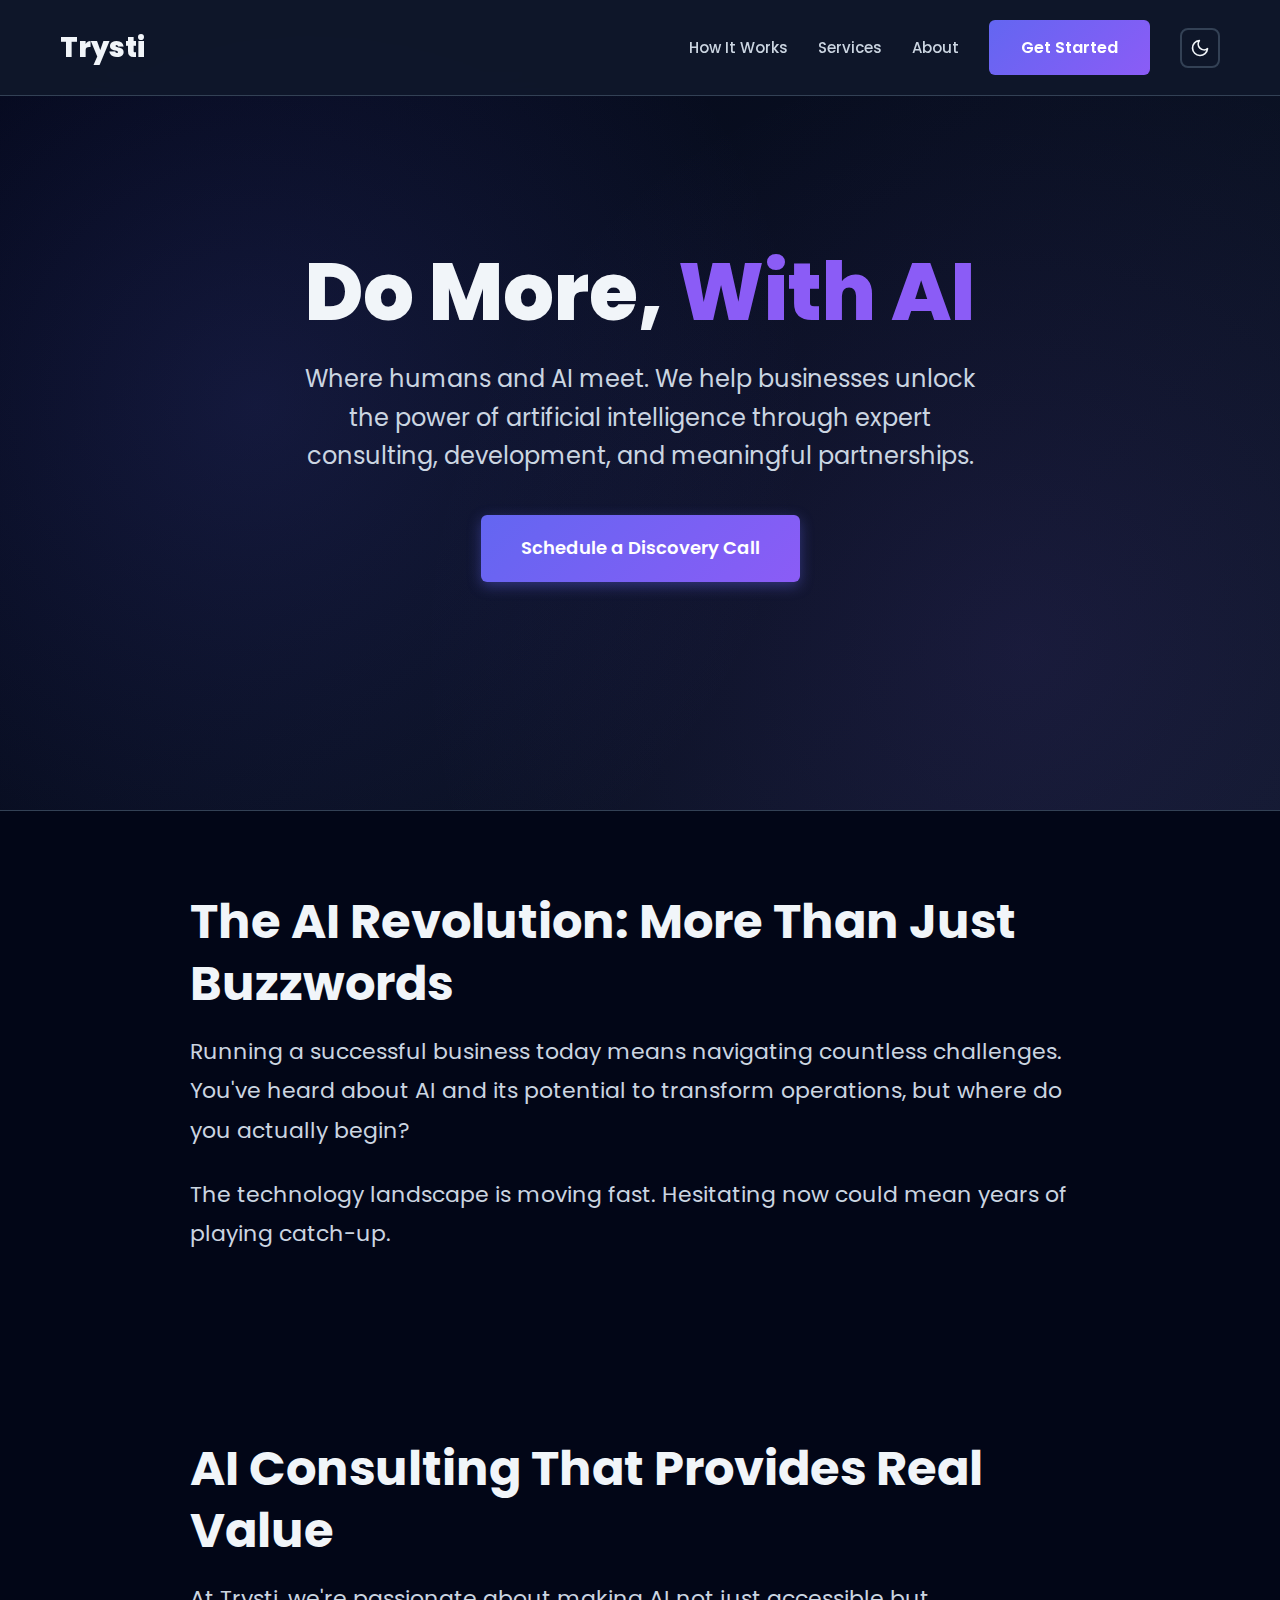
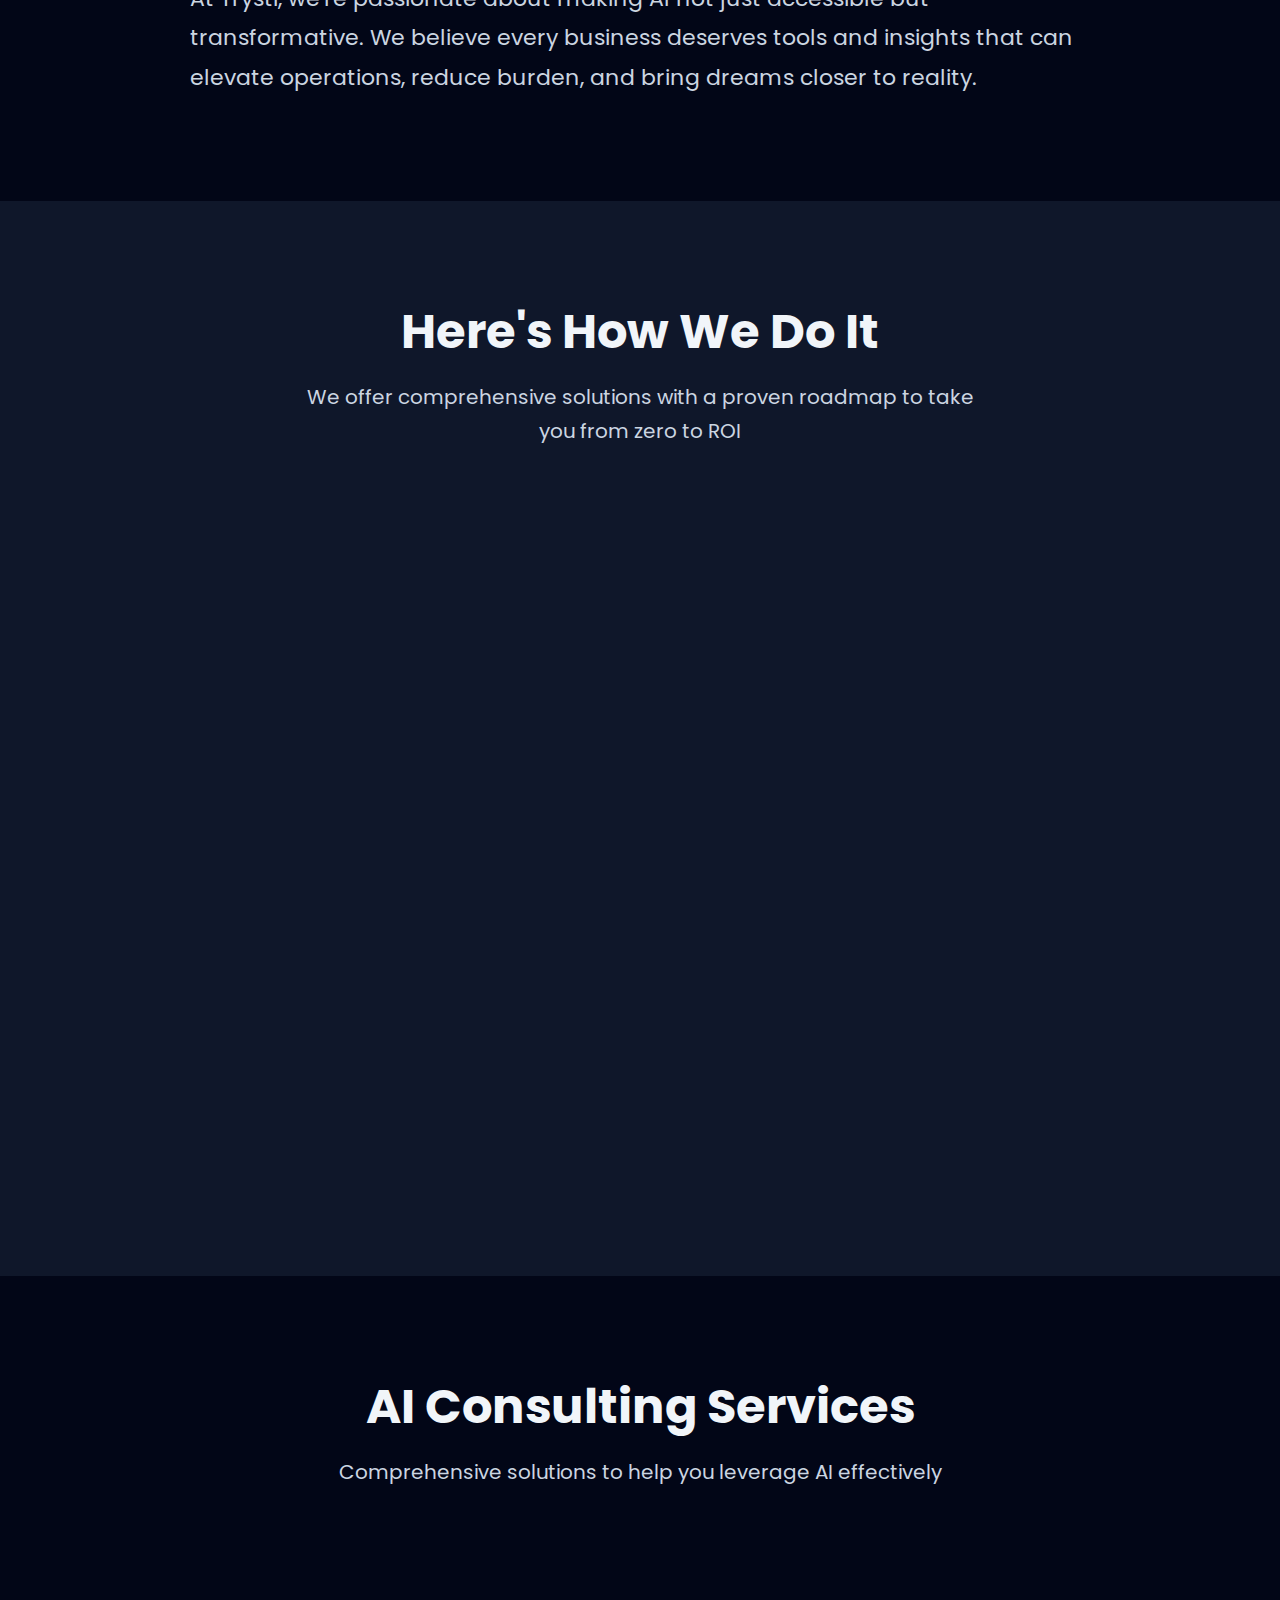
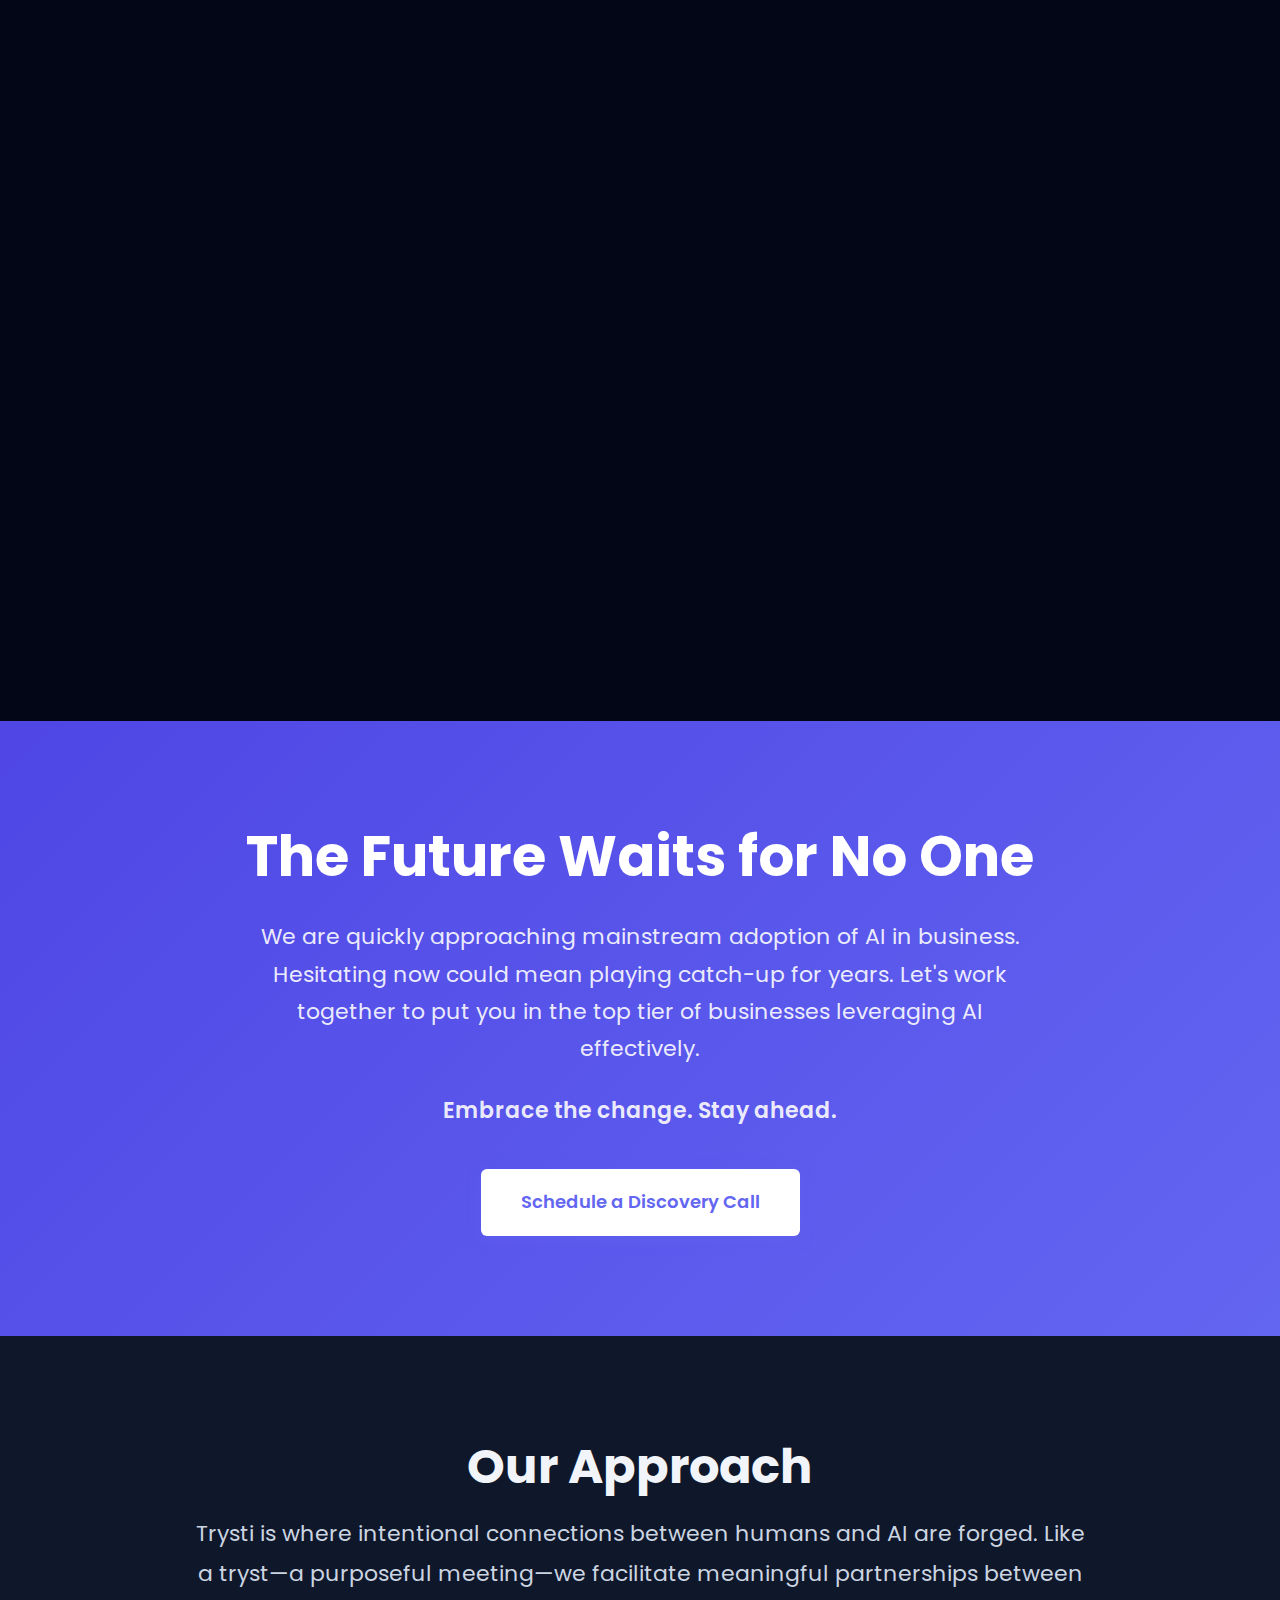
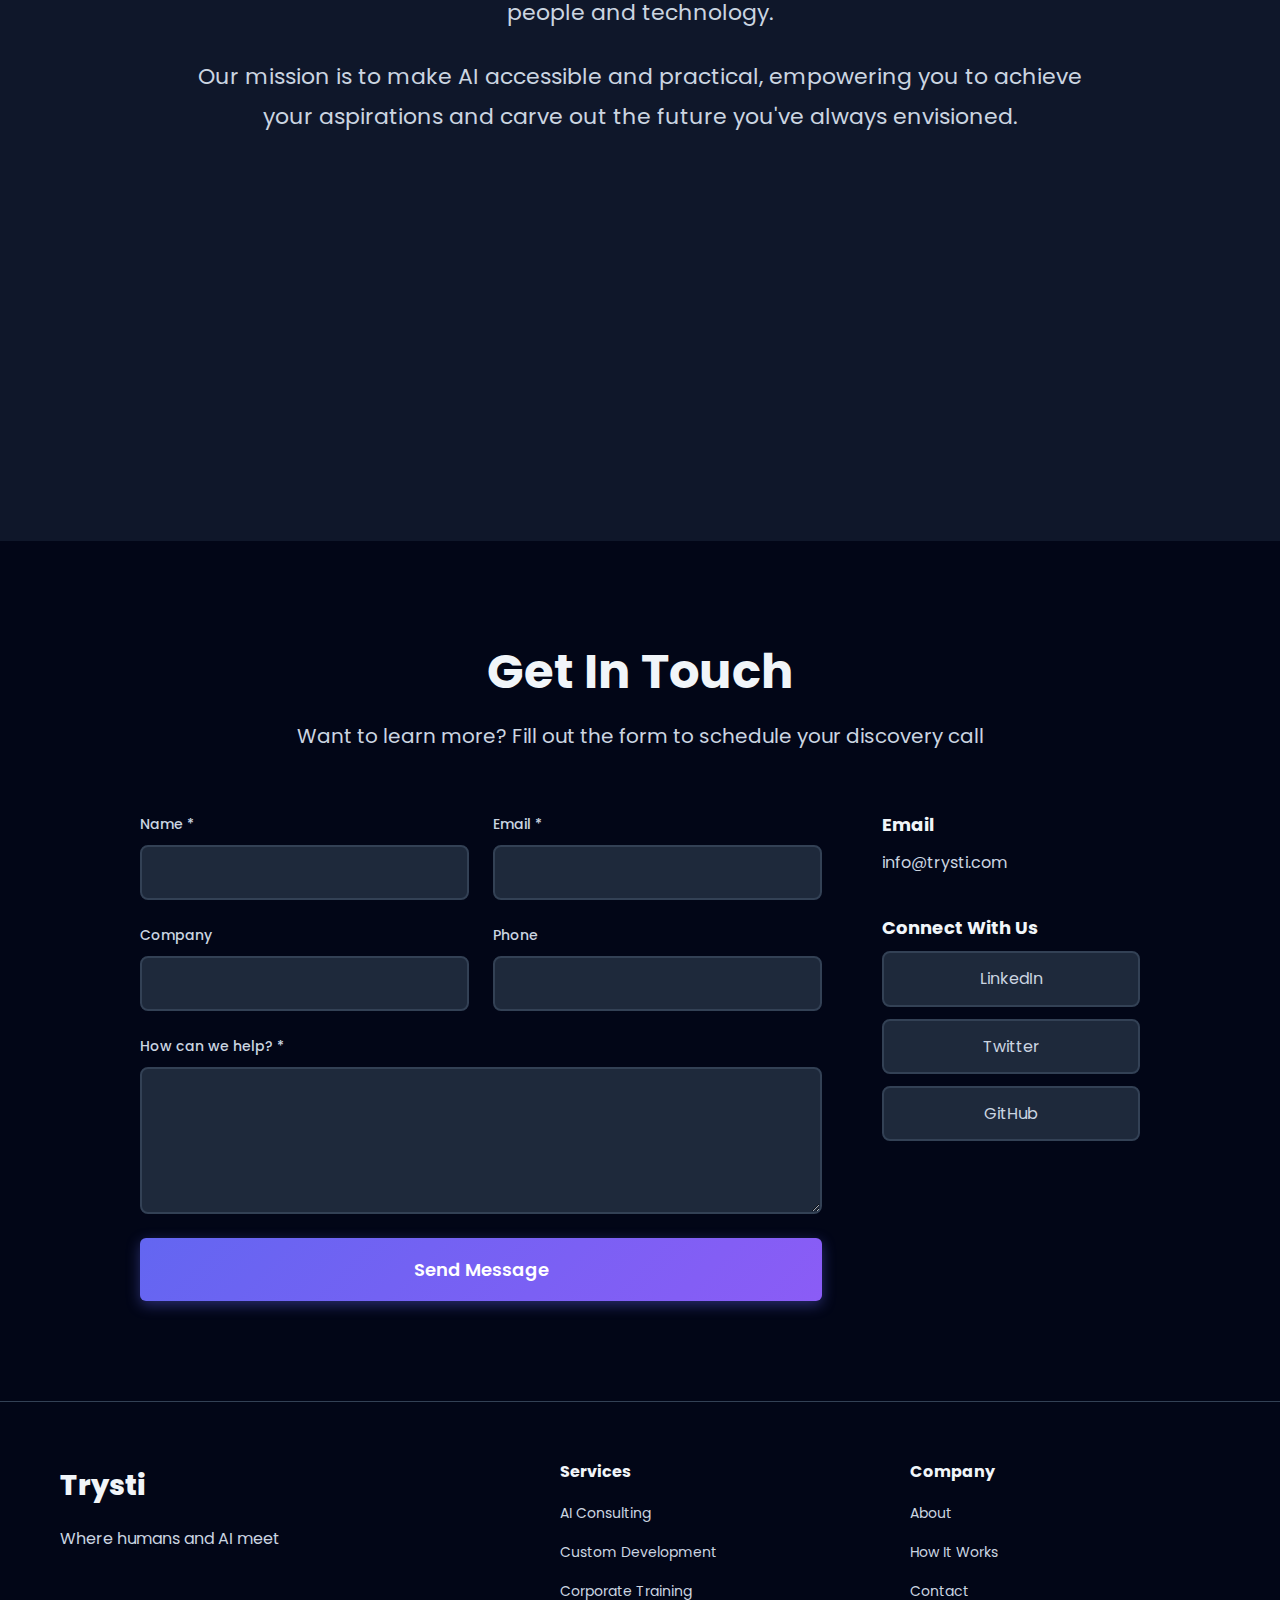
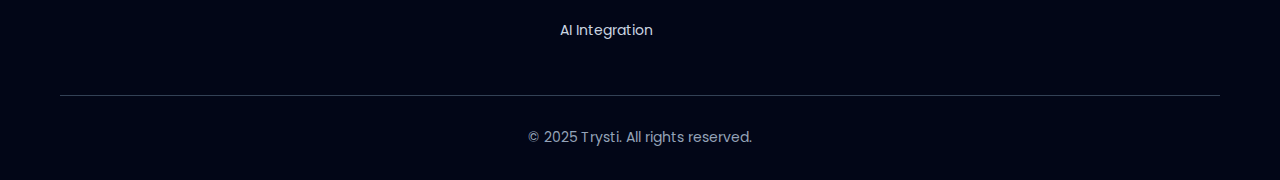
<file: index.html>
<!DOCTYPE html>
<html lang="en">
<head>
    <meta charset="UTF-8">
    <meta name="viewport" content="width=device-width, initial-scale=1.0">
    <meta name="description" content="Trysti - Where humans and AI meet. Expert AI consulting and development services for meaningful technology partnerships.">
    <meta name="keywords" content="AI, Artificial Intelligence, AI Consulting, AI Development, Machine Learning">
    <title>Trysti | Where Humans and AI Meet</title>
    <link rel="stylesheet" href="styles.css">
    <link rel="preconnect" href="https://fonts.googleapis.com">
    <link rel="preconnect" href="https://fonts.gstatic.com" crossorigin>
    <link href="https://fonts.googleapis.com/css2?family=Poppins:wght@300;400;500;600;700;800&display=swap" rel="stylesheet">
</head>
<body>
    <!-- Navigation -->
    <nav class="navbar" id="navbar">
        <div class="container">
            <div class="nav-wrapper">
                <a href="#home" class="logo">
                    <span class="logo-text">Trysti</span>
                </a>
                <button class="mobile-menu-toggle" id="mobileMenuToggle" aria-label="Toggle menu">
                    <span></span>
                    <span></span>
                    <span></span>
                </button>
                <ul class="nav-menu" id="navMenu">
                    <li><a href="#how-it-works" class="nav-link">How It Works</a></li>
                    <li><a href="#services" class="nav-link">Services</a></li>
                    <li><a href="#about" class="nav-link">About</a></li>
                    <li><a href="#contact" class="btn btn-nav">Get Started</a></li>
                    <li class="nav-theme-toggle">
                        <button class="theme-toggle" id="themeToggle" aria-label="Toggle theme">
                            <svg class="sun-icon" viewBox="0 0 24 24" fill="none" xmlns="http://www.w3.org/2000/svg">
                                <path d="M12 3v1m0 16v1m9-9h-1M4 12H3m15.364 6.364l-.707-.707M6.343 6.343l-.707-.707m12.728 0l-.707.707M6.343 17.657l-.707.707M16 12a4 4 0 11-8 0 4 4 0 018 0z" stroke="currentColor" stroke-width="2" stroke-linecap="round" stroke-linejoin="round"/>
                            </svg>
                            <svg class="moon-icon" viewBox="0 0 24 24" fill="none" xmlns="http://www.w3.org/2000/svg">
                                <path d="M21 12.79A9 9 0 1111.21 3 7 7 0 0021 12.79z" stroke="currentColor" stroke-width="2" stroke-linecap="round" stroke-linejoin="round"/>
                            </svg>
                        </button>
                    </li>
                </ul>
            </div>
        </div>
    </nav>

    <!-- Hero Section -->
    <section id="home" class="hero">
        <div class="container">
            <div class="hero-content">
                <h1 class="hero-title">
                    Do More, <span class="highlight">With AI</span>
                </h1>
                <p class="hero-subtitle">
                    Where humans and AI meet. We help businesses unlock the power of artificial intelligence 
                    through expert consulting, development, and meaningful partnerships.
                </p>
                <a href="#contact" class="btn btn-primary btn-large">Schedule a Discovery Call</a>
            </div>
        </div>
    </section>

    <!-- Problem Section -->
    <section class="problem-section">
        <div class="container">
            <div class="content-wrapper">
                <h2 class="section-title">The AI Revolution: More Than Just Buzzwords</h2>
                <p class="large-text">
                    Running a successful business today means navigating countless challenges. You've heard 
                    about AI and its potential to transform operations, but where do you actually begin?
                </p>
                <p class="large-text">
                    The technology landscape is moving fast. Hesitating now could mean years of playing catch-up.
                </p>
            </div>
        </div>
    </section>

    <!-- Solution Section -->
    <section class="solution-section">
        <div class="container">
            <div class="content-wrapper">
                <h2 class="section-title">AI Consulting That Provides Real Value</h2>
                <p class="large-text">
                    At Trysti, we're passionate about making AI not just accessible but transformative. 
                    We believe every business deserves tools and insights that can elevate operations, 
                    reduce burden, and bring dreams closer to reality.
                </p>
            </div>
        </div>
    </section>

    <!-- How It Works Section -->
    <section id="how-it-works" class="how-it-works">
        <div class="container">
            <h2 class="section-title center">Here's How We Do It</h2>
            <p class="section-subtitle center">
                We offer comprehensive solutions with a proven roadmap to take you from zero to ROI
            </p>
            
            <div class="steps">
                <div class="step">
                    <div class="step-number">01</div>
                    <div class="step-content">
                        <h3>AI Discovery Call</h3>
                        <p>
                            We start with a comprehensive dive into your business and explore potential 
                            AI solutions tailored to your specific needs and goals.
                        </p>
                    </div>
                </div>

                <div class="step">
                    <div class="step-number">02</div>
                    <div class="step-content">
                        <h3>AI Solutions Proposal</h3>
                        <p>
                            After the consultation, we craft an AI strategy aligned with your vision—one 
                            that helps you reach goals and streamlines operations.
                        </p>
                    </div>
                </div>

                <div class="step">
                    <div class="step-number">03</div>
                    <div class="step-content">
                        <h3>Design & Execution</h3>
                        <p>
                            We integrate your AI solutions to enhance business operations, reduce time on 
                            routine tasks, and give you more freedom to focus on what matters.
                        </p>
                    </div>
                </div>

                <div class="step">
                    <div class="step-number">04</div>
                    <div class="step-content">
                        <h3>Scale & Optimize</h3>
                        <p>
                            Continuous improvement and scaling to ensure your AI solutions grow with your 
                            business and deliver sustained value.
                        </p>
                    </div>
                </div>
            </div>
        </div>
    </section>

    <!-- Services Section -->
    <section id="services" class="services">
        <div class="container">
            <h2 class="section-title center">AI Consulting Services</h2>
            <p class="section-subtitle center">
                Comprehensive solutions to help you leverage AI effectively
            </p>
            
            <div class="services-grid">
                <div class="service-card">
                    <div class="service-icon">
                        <svg viewBox="0 0 24 24" fill="none" xmlns="http://www.w3.org/2000/svg">
                            <path d="M9.663 17h4.673M12 3v1m6.364 1.636l-.707.707M21 12h-1M4 12H3m3.343-5.657l-.707-.707m2.828 9.9a5 5 0 117.072 0l-.548.547A3.374 3.374 0 0014 18.469V19a2 2 0 11-4 0v-.531c0-.895-.356-1.754-.988-2.386l-.548-.547z" stroke="currentColor" stroke-width="2" stroke-linecap="round" stroke-linejoin="round"/>
                        </svg>
                    </div>
                    <h3>AI Strategy & Consulting</h3>
                    <p>
                        Navigate the AI landscape with expert guidance. Develop roadmaps and implement 
                        strategies aligned with your business objectives.
                    </p>
                </div>

                <div class="service-card">
                    <div class="service-icon">
                        <svg viewBox="0 0 24 24" fill="none" xmlns="http://www.w3.org/2000/svg">
                            <path d="M10 20l4-16m4 4l4 4-4 4M6 16l-4-4 4-4" stroke="currentColor" stroke-width="2" stroke-linecap="round" stroke-linejoin="round"/>
                        </svg>
                    </div>
                    <h3>Custom AI Development</h3>
                    <p>
                        Build powerful AI solutions tailored to your unique challenges—from machine learning 
                        models to intelligent automation.
                    </p>
                </div>

                <div class="service-card">
                    <div class="service-icon">
                        <svg viewBox="0 0 24 24" fill="none" xmlns="http://www.w3.org/2000/svg">
                            <path d="M12 6.253v13m0-13C10.832 5.477 9.246 5 7.5 5S4.168 5.477 3 6.253v13C4.168 18.477 5.754 18 7.5 18s3.332.477 4.5 1.253m0-13C13.168 5.477 14.754 5 16.5 5c1.747 0 3.332.477 4.5 1.253v13C19.832 18.477 18.247 18 16.5 18c-1.746 0-3.332.477-4.5 1.253" stroke="currentColor" stroke-width="2" stroke-linecap="round" stroke-linejoin="round"/>
                        </svg>
                    </div>
                    <h3>Corporate AI Training</h3>
                    <p>
                        Empower your team with hands-on training and workshops to build internal AI 
                        capabilities and drive adoption.
                    </p>
                </div>

                <div class="service-card">
                    <div class="service-icon">
                        <svg viewBox="0 0 24 24" fill="none" xmlns="http://www.w3.org/2000/svg">
                            <path d="M13 10V3L4 14h7v7l9-11h-7z" stroke="currentColor" stroke-width="2" stroke-linecap="round" stroke-linejoin="round"/>
                        </svg>
                    </div>
                    <h3>AI Agents & Automation</h3>
                    <p>
                        Design and deploy intelligent agents that automate workflows, reduce manual effort, 
                        and increase efficiency across your organization.
                    </p>
                </div>

                <div class="service-card">
                    <div class="service-icon">
                        <svg viewBox="0 0 24 24" fill="none" xmlns="http://www.w3.org/2000/svg">
                            <path d="M9 19v-6a2 2 0 00-2-2H5a2 2 0 00-2 2v6a2 2 0 002 2h2a2 2 0 002-2zm0 0V9a2 2 0 012-2h2a2 2 0 012 2v10m-6 0a2 2 0 002 2h2a2 2 0 002-2m0 0V5a2 2 0 012-2h2a2 2 0 012 2v14a2 2 0 01-2 2h-2a2 2 0 01-2-2z" stroke="currentColor" stroke-width="2" stroke-linecap="round" stroke-linejoin="round"/>
                        </svg>
                    </div>
                    <h3>AI Integration</h3>
                    <p>
                        Seamlessly integrate AI capabilities into your existing systems with smooth 
                        implementation and ongoing support.
                    </p>
                </div>

                <div class="service-card">
                    <div class="service-icon">
                        <svg viewBox="0 0 24 24" fill="none" xmlns="http://www.w3.org/2000/svg">
                            <path d="M9 12l2 2 4-4m5.618-4.016A11.955 11.955 0 0112 2.944a11.955 11.955 0 01-8.618 3.04A12.02 12.02 0 003 9c0 5.591 3.824 10.29 9 11.622 5.176-1.332 9-6.03 9-11.622 0-1.042-.133-2.052-.382-3.016z" stroke="currentColor" stroke-width="2" stroke-linecap="round" stroke-linejoin="round"/>
                        </svg>
                    </div>
                    <h3>Custom GPT Applications</h3>
                    <p>
                        Build specialized GPT-powered applications tailored to your business needs, from 
                        customer service to content generation.
                    </p>
                </div>
            </div>
        </div>
    </section>

    <!-- CTA Section -->
    <section class="cta-section">
        <div class="container">
            <div class="cta-content">
                <h2>The Future Waits for No One</h2>
                <p>
                    We are quickly approaching mainstream adoption of AI in business. Hesitating now could 
                    mean playing catch-up for years. Let's work together to put you in the top tier of 
                    businesses leveraging AI effectively.
                </p>
                <p class="cta-tagline">Embrace the change. Stay ahead.</p>
                <a href="#contact" class="btn btn-primary btn-large">Schedule a Discovery Call</a>
            </div>
        </div>
    </section>

    <!-- About Section -->
    <section id="about" class="about">
        <div class="container">
            <h2 class="section-title center">Our Approach</h2>
            <div class="about-content">
                <p class="large-text center">
                    Trysti is where intentional connections between humans and AI are forged. Like a 
                    tryst—a purposeful meeting—we facilitate meaningful partnerships between people and 
                    technology.
                </p>
                <p class="large-text center">
                    Our mission is to make AI accessible and practical, empowering you to achieve your 
                    aspirations and carve out the future you've always envisioned.
                </p>
            </div>
            
            <div class="values-grid">
                <div class="value-card">
                    <div class="value-icon">✓</div>
                    <h3>Expert Team</h3>
                    <p>Seasoned AI professionals with proven track records across industries</p>
                </div>
                <div class="value-card">
                    <div class="value-icon">✓</div>
                    <h3>Tailored Solutions</h3>
                    <p>Custom approaches designed specifically for your unique challenges</p>
                </div>
                <div class="value-card">
                    <div class="value-icon">✓</div>
                    <h3>End-to-End Support</h3>
                    <p>From strategy through implementation, optimization, and beyond</p>
                </div>
                <div class="value-card">
                    <div class="value-icon">✓</div>
                    <h3>Results-Driven</h3>
                    <p>Focused on delivering measurable business value and ROI</p>
                </div>
            </div>
        </div>
    </section>

    <!-- Contact Section -->
    <section id="contact" class="contact">
        <div class="container">
            <h2 class="section-title center">Get In Touch</h2>
            <p class="section-subtitle center">
                Want to learn more? Fill out the form to schedule your discovery call
            </p>
            
            <div class="contact-wrapper">
                <form class="contact-form" id="contactForm">
                    <div class="form-row">
                        <div class="form-group">
                            <label for="name">Name *</label>
                            <input type="text" id="name" name="name" required>
                        </div>
                        <div class="form-group">
                            <label for="email">Email *</label>
                            <input type="email" id="email" name="email" required>
                        </div>
                    </div>
                    <div class="form-row">
                        <div class="form-group">
                            <label for="company">Company</label>
                            <input type="text" id="company" name="company">
                        </div>
                        <div class="form-group">
                            <label for="phone">Phone</label>
                            <input type="tel" id="phone" name="phone">
                        </div>
                    </div>
                    <div class="form-group full-width">
                        <label for="message">How can we help? *</label>
                        <textarea id="message" name="message" rows="5" required></textarea>
                    </div>
                    <button type="submit" class="btn btn-primary btn-large">Send Message</button>
                </form>

                <div class="contact-info">
                    <div class="contact-item">
                        <h4>Email</h4>
                        <p><a href="mailto:info@trysti.com">info@trysti.com</a></p>
                    </div>
                    <div class="contact-item">
                        <h4>Connect With Us</h4>
                        <div class="social-links">
                            <a href="#" target="_blank" rel="noopener noreferrer">LinkedIn</a>
                            <a href="#" target="_blank" rel="noopener noreferrer">Twitter</a>
                            <a href="#" target="_blank" rel="noopener noreferrer">GitHub</a>
                        </div>
                    </div>
                </div>
            </div>
        </div>
    </section>

    <!-- Footer -->
    <footer class="footer">
        <div class="container">
            <div class="footer-content">
                <div class="footer-brand">
                    <div class="logo">
                        <span class="logo-text">Trysti</span>
                    </div>
                    <p>Where humans and AI meet</p>
                </div>
                <div class="footer-links">
                    <div class="footer-column">
                        <h4>Services</h4>
                        <ul>
                            <li><a href="#services">AI Consulting</a></li>
                            <li><a href="#services">Custom Development</a></li>
                            <li><a href="#services">Corporate Training</a></li>
                            <li><a href="#services">AI Integration</a></li>
                        </ul>
                    </div>
                    <div class="footer-column">
                        <h4>Company</h4>
                        <ul>
                            <li><a href="#about">About</a></li>
                            <li><a href="#how-it-works">How It Works</a></li>
                            <li><a href="#contact">Contact</a></li>
                        </ul>
                    </div>
                </div>
            </div>
            <div class="footer-bottom">
                <p>&copy; 2025 Trysti. All rights reserved.</p>
            </div>
        </div>
    </footer>

    <script src="script.js"></script>
</body>
</html>
</file>
<file: styles.css>
/* ===========================
   CSS Variables & Reset
   =========================== */

:root {
    --primary-color: #6366F1;
    --primary-dark: #4F46E5;
    --primary-light: #818CF8;
    --accent-color: #8B5CF6;
    --dark-bg: #0F172A;
    --darker-bg: #020617;
    --card-bg: #1E293B;
    --text-primary: #F1F5F9;
    --text-secondary: #CBD5E1;
    --text-muted: #94A3B8;
    --border-color: #334155;
    --success-color: #10B981;
    --gradient-1: linear-gradient(135deg, #6366f1 0%, #8b5cf6 100%);
    --gradient-2: linear-gradient(135deg, #0ea5e9 0%, #6366f1 100%);
    --highlight: #8B5CF6;
    --transition-fast: 150ms ease;
    --transition-base: 300ms ease;
    --transition-slow: 500ms ease;
}

[data-theme="light"] {
    --primary-color: #4F46E5;
    --primary-dark: #4338CA;
    --primary-light: #6366F1;
    --accent-color: #7C3AED;
    --dark-bg: #FFFFFF;
    --darker-bg: #F8FAFC;
    --card-bg: #FFFFFF;
    --text-primary: #0F172A;
    --text-secondary: #475569;
    --text-muted: #64748B;
    --border-color: #E2E8F0;
    --success-color: #059669;
    --gradient-1: linear-gradient(135deg, #4f46e5 0%, #7c3aed 100%);
    --gradient-2: linear-gradient(135deg, #0284c7 0%, #4f46e5 100%);
    --highlight: #7C3AED;
}

* {
    margin: 0;
    padding: 0;
    box-sizing: border-box;
}

html {
    scroll-behavior: smooth;
}

body {
    font-family: 'Poppins', -apple-system, BlinkMacSystemFont, 'Segoe UI', Roboto, sans-serif;
    background-color: var(--dark-bg);
    color: var(--text-primary);
    line-height: 1.7;
    overflow-x: hidden;
    transition: background-color var(--transition-base), color var(--transition-base);
}

.container {
    max-width: 1200px;
    margin: 0 auto;
    padding: 0 20px;
}

section {
    padding: 80px 0;
}

/* ===========================
   Typography
   =========================== */

h1, h2, h3, h4, h5, h6 {
    font-weight: 700;
    line-height: 1.3;
    margin-bottom: 1rem;
}

.highlight {
    color: var(--highlight);
}

.center {
    text-align: center;
}

.section-title {
    font-size: clamp(32px, 5vw, 48px);
    margin-bottom: 16px;
    font-weight: 700;
}

.section-subtitle {
    font-size: clamp(16px, 2.5vw, 20px);
    color: var(--text-secondary);
    max-width: 700px;
    margin: 0 auto 60px;
}

.large-text {
    font-size: clamp(18px, 2vw, 22px);
    line-height: 1.8;
    color: var(--text-secondary);
    margin-bottom: 1.5rem;
}

/* ===========================
   Navigation
   =========================== */

.navbar {
    position: fixed;
    top: 0;
    left: 0;
    right: 0;
    z-index: 1000;
    background-color: rgba(15, 23, 42, 0.95);
    backdrop-filter: blur(10px);
    border-bottom: 1px solid var(--border-color);
    transition: all var(--transition-base);
    padding: 0;
}

[data-theme="light"] .navbar {
    background-color: rgba(255, 255, 255, 0.95);
    border-bottom: 1px solid var(--border-color);
    box-shadow: 0 1px 3px rgba(0, 0, 0, 0.05);
}

.nav-wrapper {
    display: flex;
    justify-content: space-between;
    align-items: center;
    padding: 20px 0;
}

.logo {
    font-size: 28px;
    font-weight: 800;
    text-decoration: none;
    color: var(--text-primary);
    transition: color var(--transition-fast);
}

.logo:hover {
    color: var(--primary-color);
}

.nav-menu {
    display: flex;
    list-style: none;
    gap: 30px;
    align-items: center;
}

.nav-link {
    color: var(--text-secondary);
    text-decoration: none;
    font-weight: 500;
    font-size: 15px;
    transition: color var(--transition-fast);
}

.nav-link:hover {
    color: var(--primary-color);
}

.btn-nav {
    background: var(--gradient-1);
    color: white;
    padding: 10px 24px;
    border-radius: 6px;
    text-decoration: none;
    font-weight: 600;
    font-size: 15px;
    transition: all var(--transition-base);
}

.btn-nav:hover {
    transform: translateY(-2px);
    box-shadow: 0 4px 12px rgba(99, 102, 241, 0.4);
}

.theme-toggle {
    background: transparent;
    border: 2px solid var(--border-color);
    border-radius: 8px;
    width: 40px;
    height: 40px;
    cursor: pointer;
    display: flex;
    align-items: center;
    justify-content: center;
    transition: all var(--transition-base);
    color: var(--text-primary);
    position: relative;
}

.theme-toggle:hover {
    border-color: var(--primary-color);
    background-color: rgba(99, 102, 241, 0.1);
}

.theme-toggle svg {
    width: 20px;
    height: 20px;
    position: absolute;
    transition: all var(--transition-base);
}

.sun-icon {
    opacity: 0;
    transform: rotate(90deg) scale(0);
}

.moon-icon {
    opacity: 1;
    transform: rotate(0deg) scale(1);
}

[data-theme="light"] .sun-icon {
    opacity: 1;
    transform: rotate(0deg) scale(1);
}

[data-theme="light"] .moon-icon {
    opacity: 0;
    transform: rotate(-90deg) scale(0);
}

.mobile-menu-toggle {
    display: none;
    flex-direction: column;
    gap: 5px;
    background: none;
    border: none;
    cursor: pointer;
    padding: 5px;
}

.mobile-menu-toggle span {
    width: 25px;
    height: 3px;
    background-color: var(--text-primary);
    transition: all var(--transition-base);
    border-radius: 2px;
}

/* ===========================
   Hero Section
   =========================== */

.hero {
    min-height: 90vh;
    display: flex;
    align-items: center;
    justify-content: center;
    padding-top: 100px;
    padding-bottom: 80px;
    background: linear-gradient(135deg, var(--darker-bg) 0%, var(--dark-bg) 100%);
    position: relative;
    overflow: hidden;
}

[data-theme="light"] .hero {
    background: linear-gradient(135deg, #F8FAFC 0%, #FFFFFF 100%);
}

.hero::before {
    content: '';
    position: absolute;
    top: 0;
    left: 0;
    right: 0;
    bottom: 0;
    background: radial-gradient(circle at 20% 50%, rgba(99, 102, 241, 0.15) 0%, transparent 50%),
                radial-gradient(circle at 80% 80%, rgba(139, 92, 246, 0.1) 0%, transparent 50%);
    pointer-events: none;
}

[data-theme="light"] .hero::before {
    background: radial-gradient(circle at 20% 50%, rgba(99, 102, 241, 0.08) 0%, transparent 50%),
                radial-gradient(circle at 80% 80%, rgba(139, 92, 246, 0.06) 0%, transparent 50%);
}

.hero-content {
    text-align: center;
    max-width: 900px;
    margin: 0 auto;
    position: relative;
    z-index: 1;
}

.hero-title {
    font-size: clamp(48px, 8vw, 80px);
    font-weight: 800;
    margin-bottom: 24px;
    line-height: 1.1;
}

.hero-subtitle {
    font-size: clamp(18px, 3vw, 24px);
    color: var(--text-secondary);
    margin-bottom: 40px;
    line-height: 1.6;
    max-width: 700px;
    margin-left: auto;
    margin-right: auto;
}

/* ===========================
   Buttons
   =========================== */

.btn {
    display: inline-block;
    padding: 14px 32px;
    font-size: 16px;
    font-weight: 600;
    text-decoration: none;
    border-radius: 6px;
    transition: all var(--transition-base);
    cursor: pointer;
    border: none;
    font-family: inherit;
}

.btn-primary {
    background: var(--gradient-1);
    color: white;
    box-shadow: 0 4px 14px rgba(99, 102, 241, 0.4);
}

.btn-primary:hover {
    transform: translateY(-2px);
    box-shadow: 0 6px 20px rgba(99, 102, 241, 0.5);
}

.btn-large {
    padding: 18px 40px;
    font-size: 18px;
}

/* ===========================
   Problem & Solution Sections
   =========================== */

.problem-section,
.solution-section {
    background-color: var(--darker-bg);
    padding: 80px 0;
}

[data-theme="light"] .problem-section,
[data-theme="light"] .solution-section {
    background-color: var(--dark-bg);
}

.problem-section {
    border-top: 1px solid var(--border-color);
}

.content-wrapper {
    max-width: 900px;
    margin: 0 auto;
}

/* ===========================
   How It Works Section
   =========================== */

.how-it-works {
    background-color: var(--dark-bg);
    padding: 100px 0;
}

.steps {
    display: grid;
    grid-template-columns: repeat(2, 1fr);
    gap: 40px;
    margin-top: 60px;
}

.step {
    background-color: var(--card-bg);
    padding: 40px 30px;
    border-radius: 12px;
    border: 2px solid var(--border-color);
    transition: all var(--transition-base);
    position: relative;
}

.step:hover {
    transform: translateY(-5px);
    border-color: var(--primary-color);
    box-shadow: 0 10px 30px rgba(99, 102, 241, 0.2);
}

.step-number {
    font-size: 48px;
    font-weight: 800;
    background: var(--gradient-1);
    -webkit-background-clip: text;
    -webkit-text-fill-color: transparent;
    background-clip: text;
    opacity: 0.9;
    margin-bottom: 20px;
}

.step h3 {
    font-size: 24px;
    margin-bottom: 16px;
    color: var(--text-primary);
}

.step p {
    color: var(--text-secondary);
    line-height: 1.7;
}

/* ===========================
   Services Section
   =========================== */

.services {
    background-color: var(--darker-bg);
    padding: 100px 0;
}

.services-grid {
    display: grid;
    grid-template-columns: repeat(auto-fit, minmax(320px, 1fr));
    gap: 30px;
    margin-top: 60px;
}

.service-card {
    background-color: var(--card-bg);
    padding: 40px 30px;
    border-radius: 12px;
    border: 2px solid var(--border-color);
    transition: all var(--transition-base);
}

.service-card:hover {
    transform: translateY(-5px);
    border-color: var(--primary-color);
    box-shadow: 0 10px 30px rgba(99, 102, 241, 0.2);
}

.service-icon {
    width: 60px;
    height: 60px;
    background: var(--gradient-1);
    border-radius: 10px;
    display: flex;
    align-items: center;
    justify-content: center;
    margin-bottom: 24px;
    color: white;
}

.service-icon svg {
    width: 30px;
    height: 30px;
}

.service-card h3 {
    font-size: 22px;
    margin-bottom: 16px;
    color: var(--text-primary);
}

.service-card p {
    color: var(--text-secondary);
    line-height: 1.7;
}

/* ===========================
   CTA Section
   =========================== */

.cta-section {
    background: linear-gradient(135deg, var(--primary-dark) 0%, var(--primary-color) 100%);
    padding: 100px 0;
    text-align: center;
    color: white;
}

.cta-content h2 {
    font-size: clamp(36px, 6vw, 56px);
    color: white;
    margin-bottom: 24px;
}

.cta-content p {
    font-size: clamp(18px, 2vw, 22px);
    max-width: 800px;
    margin: 0 auto 24px;
    color: rgba(255, 255, 255, 0.9);
}

.cta-tagline {
    font-size: clamp(20px, 3vw, 28px);
    font-weight: 600;
    margin-bottom: 40px !important;
    color: white;
}

.cta-section .btn-primary {
    background: white;
    color: var(--primary-color);
}

.cta-section .btn-primary:hover {
    background: rgba(255, 255, 255, 0.95);
    transform: translateY(-2px);
}

/* ===========================
   About Section
   =========================== */

.about {
    padding: 100px 0;
    background-color: var(--dark-bg);
}

.about-content {
    max-width: 900px;
    margin: 0 auto 60px;
}

.values-grid {
    display: grid;
    grid-template-columns: repeat(auto-fit, minmax(250px, 1fr));
    gap: 30px;
    margin-top: 60px;
}

.value-card {
    text-align: center;
    padding: 30px 20px;
}

.value-icon {
    width: 50px;
    height: 50px;
    background: var(--gradient-1);
    border-radius: 50%;
    display: flex;
    align-items: center;
    justify-content: center;
    margin: 0 auto 20px;
    font-size: 24px;
    font-weight: bold;
    color: white;
}

.value-card h3 {
    font-size: 20px;
    margin-bottom: 12px;
    color: var(--text-primary);
}

.value-card p {
    color: var(--text-secondary);
    line-height: 1.6;
}

/* ===========================
   Contact Section
   =========================== */

.contact {
    background-color: var(--darker-bg);
    padding: 100px 0;
}

.contact-wrapper {
    display: grid;
    grid-template-columns: 2fr 1fr;
    gap: 60px;
    max-width: 1000px;
    margin: 0 auto;
}

.contact-form {
    display: flex;
    flex-direction: column;
    gap: 24px;
}

.form-row {
    display: grid;
    grid-template-columns: 1fr 1fr;
    gap: 24px;
}

.form-group {
    display: flex;
    flex-direction: column;
    gap: 8px;
}

.form-group.full-width {
    grid-column: 1 / -1;
}

.form-group label {
    color: var(--text-secondary);
    font-weight: 500;
    font-size: 14px;
}

.form-group input,
.form-group textarea {
    padding: 14px 16px;
    background-color: var(--card-bg);
    border: 2px solid var(--border-color);
    border-radius: 8px;
    color: var(--text-primary);
    font-family: inherit;
    font-size: 15px;
    transition: all var(--transition-base);
}

.form-group input:focus,
.form-group textarea:focus {
    outline: none;
    border-color: var(--primary-color);
    box-shadow: 0 0 0 3px rgba(99, 102, 241, 0.1);
}

.form-group textarea {
    resize: vertical;
    min-height: 120px;
}

.contact-info {
    display: flex;
    flex-direction: column;
    gap: 40px;
}

.contact-item h4 {
    font-size: 18px;
    margin-bottom: 12px;
    color: var(--text-primary);
}

.contact-item p,
.contact-item a {
    color: var(--text-secondary);
    text-decoration: none;
    transition: color var(--transition-fast);
}

.contact-item a:hover {
    color: var(--primary-color);
}

.social-links {
    display: flex;
    flex-direction: column;
    gap: 12px;
}

.social-links a {
    padding: 12px 20px;
    background-color: var(--card-bg);
    border: 2px solid var(--border-color);
    border-radius: 8px;
    transition: all var(--transition-base);
    text-align: center;
}

.social-links a:hover {
    border-color: var(--primary-color);
    background-color: rgba(99, 102, 241, 0.1);
}

/* ===========================
   Footer
   =========================== */

.footer {
    background-color: var(--darker-bg);
    border-top: 1px solid var(--border-color);
    padding: 60px 0 30px;
}

.footer-content {
    display: grid;
    grid-template-columns: 2fr 3fr;
    gap: 60px;
    margin-bottom: 40px;
}

.footer-brand p {
    color: var(--text-secondary);
    margin-top: 16px;
}

.footer-links {
    display: grid;
    grid-template-columns: repeat(auto-fit, minmax(150px, 1fr));
    gap: 40px;
}

.footer-column h4 {
    font-size: 16px;
    margin-bottom: 16px;
    color: var(--text-primary);
}

.footer-column ul {
    list-style: none;
}

.footer-column ul li {
    margin-bottom: 12px;
}

.footer-column a {
    color: var(--text-secondary);
    text-decoration: none;
    transition: color var(--transition-fast);
    font-size: 14px;
}

.footer-column a:hover {
    color: var(--primary-color);
}

.footer-bottom {
    text-align: center;
    padding-top: 30px;
    border-top: 1px solid var(--border-color);
}

.footer-bottom p {
    color: var(--text-muted);
    font-size: 14px;
}

/* ===========================
   Responsive Design
   =========================== */

@media (max-width: 968px) {
    .contact-wrapper {
        grid-template-columns: 1fr;
        gap: 40px;
    }

    .footer-content {
        grid-template-columns: 1fr;
        gap: 40px;
    }
}

@media (max-width: 768px) {
    section {
        padding: 60px 0;
    }

    .nav-menu {
        position: fixed;
        left: 0;
        top: 80px;
        flex-direction: column;
        background-color: var(--dark-bg);
        width: 100%;
        padding: 30px 20px;
        gap: 20px;
        transform: translateX(-100%);
        transition: transform var(--transition-base);
        border-bottom: 1px solid var(--border-color);
        box-shadow: 0 10px 30px rgba(0, 0, 0, 0.3);
    }

    .nav-menu.active {
        transform: translateX(0);
    }

    .nav-theme-toggle {
        margin-top: 10px;
        padding-top: 20px;
        border-top: 1px solid var(--border-color);
        display: flex;
        justify-content: center;
    }

    .mobile-menu-toggle {
        display: flex;
    }

    .mobile-menu-toggle.active span:nth-child(1) {
        transform: rotate(45deg) translate(8px, 8px);
    }

    .mobile-menu-toggle.active span:nth-child(2) {
        opacity: 0;
    }

    .mobile-menu-toggle.active span:nth-child(3) {
        transform: rotate(-45deg) translate(7px, -7px);
    }

    .hero {
        min-height: 80vh;
        padding-top: 120px;
    }

    .steps {
        grid-template-columns: 1fr;
    }

    .services-grid {
        grid-template-columns: 1fr;
    }

    .values-grid {
        grid-template-columns: 1fr;
    }

    .form-row {
        grid-template-columns: 1fr;
    }

    .footer-links {
        grid-template-columns: 1fr 1fr;
    }
}

@media (max-width: 480px) {
    .container {
        padding: 0 16px;
    }

    .btn-large {
        padding: 16px 32px;
        font-size: 16px;
        width: 100%;
    }

    .social-links a {
        text-align: center;
    }
}

/* ===========================
   Animations & Utilities
   =========================== */

@keyframes fadeInUp {
    from {
        opacity: 0;
        transform: translateY(30px);
    }
    to {
        opacity: 1;
        transform: translateY(0);
    }
}

/* Accessibility */
@media (prefers-reduced-motion: reduce) {
    *,
    *::before,
    *::after {
        animation-duration: 0.01ms !important;
        animation-iteration-count: 1 !important;
        transition-duration: 0.01ms !important;
        scroll-behavior: auto !important;
    }
}

*:focus-visible {
    outline: 2px solid var(--primary-color);
    outline-offset: 2px;
}
</file>
